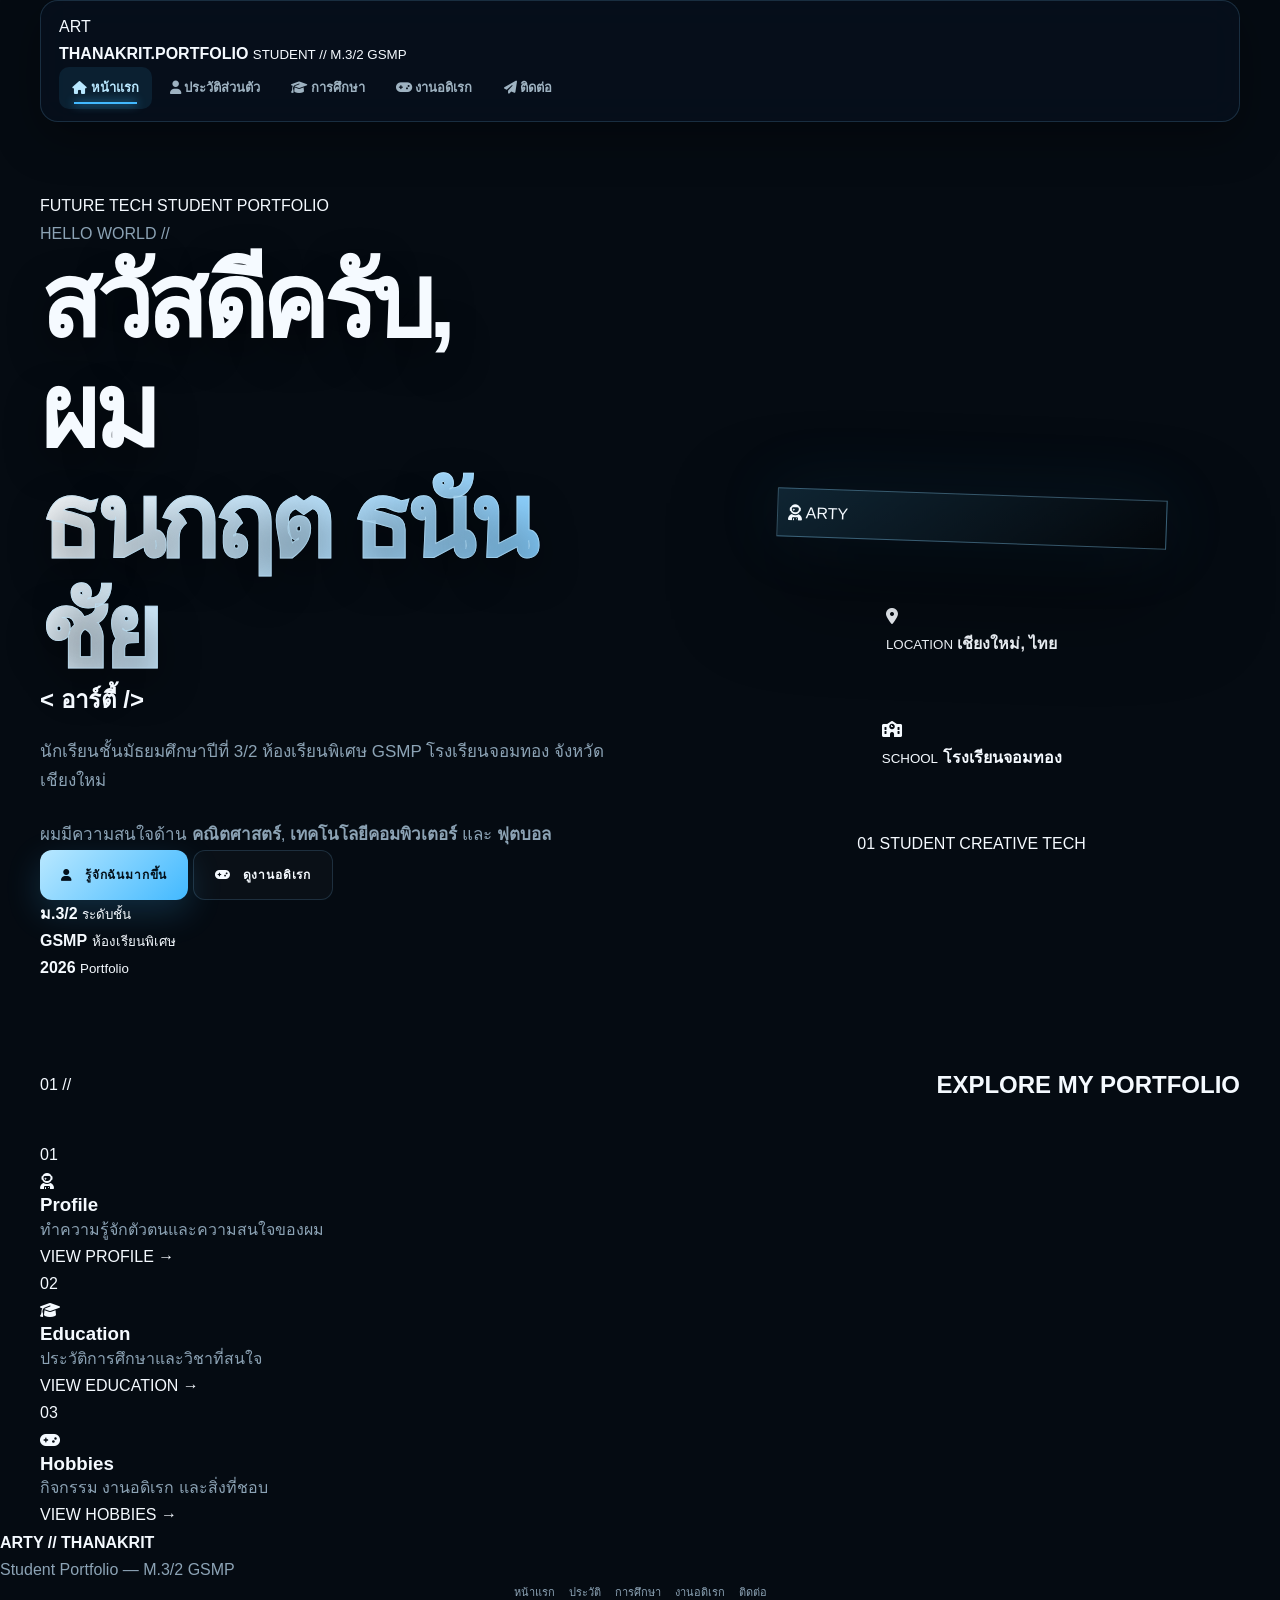
<file: index.html>
<!DOCTYPE html>
<html lang="th">
<head>
    <meta charset="UTF-8">
    <meta name="viewport" content="width=device-width, initial-scale=1.0">

    <title>ARTY | Student Portfolio</title>

    <link rel="stylesheet" href="style.css">

    <!-- Google Fonts -->
    <link rel="preconnect" href="https://fonts.googleapis.com">
    <link rel="preconnect" href="https://fonts.gstatic.com" crossorigin>
    <link href="https://fonts.googleapis.com/css2?family=Kanit:wght@300;400;500;600;700&family=Prompt:wght@300;400;500;600;700&display=swap" rel="stylesheet">

    <!-- Font Awesome -->
    <link rel="stylesheet"
          href="https://cdnjs.cloudflare.com/ajax/libs/font-awesome/6.5.2/css/all.min.css">
</head>

<body>

    <!-- Background -->
    <div class="background">
        <div class="grid"></div>
        <div class="glow glow-1"></div>
        <div class="glow glow-2"></div>
    </div>

    <!-- Navigation -->
    <header class="navbar">
        <div class="nav-container">

            <a href="index.html" class="logo">
                <div class="logo-box">ART</div>

                <div>
                    <strong>THANAKRIT<span>.PORTFOLIO</span></strong>
                    <small>STUDENT // M.3/2 GSMP</small>
                </div>
            </a>

            <nav class="nav-links">
                <a href="index.html" class="active">
                    <i class="fa-solid fa-house"></i>
                    หน้าแรก
                </a>

                <a href="profile.html">
                    <i class="fa-solid fa-user"></i>
                    ประวัติส่วนตัว
                </a>

                <a href="education.html">
                    <i class="fa-solid fa-graduation-cap"></i>
                    การศึกษา
                </a>

                <a href="hobby.html">
                    <i class="fa-solid fa-gamepad"></i>
                    งานอดิเรก
                </a>

                <a href="contact.html">
                    <i class="fa-solid fa-paper-plane"></i>
                    ติดต่อ
                </a>
            </nav>

        </div>
    </header>

    <!-- Main -->
    <main class="container">

        <section class="hero">

            <!-- Left -->
            <div class="hero-content">

                <div class="status">
                    <span></span>
                    FUTURE TECH STUDENT PORTFOLIO
                </div>

                <p class="mini-title">
                    HELLO WORLD //
                </p>

                <h1>
                    สวัสดีครับ,<br>
                    ผม <span>ธนกฤต ธนันชัย</span>
                </h1>

                <h2>
                    <span class="bracket">&lt;</span>
                    อาร์ตี้
                    <span class="bracket">/&gt;</span>
                </h2>

                <p class="hero-description">
                    นักเรียนชั้นมัธยมศึกษาปีที่ 3/2
                    ห้องเรียนพิเศษ GSMP
                    โรงเรียนจอมทอง จังหวัดเชียงใหม่
                </p>

                <p class="hero-description">
                    ผมมีความสนใจด้าน
                    <strong>คณิตศาสตร์</strong>,
                    <strong>เทคโนโลยีคอมพิวเตอร์</strong>
                    และ <strong>ฟุตบอล</strong>
                </p>

                <div class="hero-buttons">

                    <a href="profile.html" class="btn btn-primary">
                        <i class="fa-solid fa-user"></i>
                        รู้จักฉันมากขึ้น
                    </a>

                    <a href="hobby.html" class="btn btn-outline">
                        <i class="fa-solid fa-gamepad"></i>
                        ดูงานอดิเรก
                    </a>

                </div>

                <!-- Stats -->
                <div class="stats">

                    <div class="stat">
                        <strong>ม.3/2</strong>
                        <small>ระดับชั้น</small>
                    </div>

                    <div class="stat">
                        <strong>GSMP</strong>
                        <small>ห้องเรียนพิเศษ</small>
                    </div>

                    <div class="stat">
                        <strong>2026</strong>
                        <small>Portfolio</small>
                    </div>

                </div>

            </div>

            <!-- Right -->
            <div class="hero-visual">

                <div class="profile-orbit orbit-1"></div>
                <div class="profile-orbit orbit-2"></div>

                <div class="profile-glow"></div>

                <div class="profile-frame">

                    <div class="profile-image">
                        <div class="profile-placeholder">
                            <i class="fa-solid fa-user-astronaut"></i>
                            <span>ARTY</span>
                        </div>
                    </div>

                </div>

                <div class="floating-card location">
                    <i class="fa-solid fa-location-dot"></i>
                    <div>
                        <small>LOCATION</small>
                        <strong>เชียงใหม่, ไทย</strong>
                    </div>
                </div>

                <div class="floating-card school">
                    <i class="fa-solid fa-school"></i>
                    <div>
                        <small>SCHOOL</small>
                        <strong>โรงเรียนจอมทอง</strong>
                    </div>
                </div>

                <div class="floating-code">
                    <span>01</span>
                    <span>STUDENT</span>
                    <span>CREATIVE</span>
                    <span>TECH</span>
                </div>

            </div>

        </section>

        <!-- Quick Introduction -->
        <section class="quick-section">

            <div class="section-heading">
                <span>01 //</span>
                <h2>EXPLORE MY PORTFOLIO</h2>
            </div>

            <div class="quick-grid">

                <a href="profile.html" class="quick-card">
                    <div class="quick-number">01</div>
                    <i class="fa-solid fa-user-astronaut"></i>
                    <h3>Profile</h3>
                    <p>ทำความรู้จักตัวตนและความสนใจของผม</p>
                    <span>VIEW PROFILE →</span>
                </a>

                <a href="education.html" class="quick-card">
                    <div class="quick-number">02</div>
                    <i class="fa-solid fa-graduation-cap"></i>
                    <h3>Education</h3>
                    <p>ประวัติการศึกษาและวิชาที่สนใจ</p>
                    <span>VIEW EDUCATION →</span>
                </a>

                <a href="hobby.html" class="quick-card">
                    <div class="quick-number">03</div>
                    <i class="fa-solid fa-gamepad"></i>
                    <h3>Hobbies</h3>
                    <p>กิจกรรม งานอดิเรก และสิ่งที่ชอบ</p>
                    <span>VIEW HOBBIES →</span>
                </a>

            </div>

        </section>

    </main>

    <!-- Footer -->
    <footer>
        <div class="footer-container">

            <div>
                <strong>ARTY // THANAKRIT</strong>
                <p>Student Portfolio — M.3/2 GSMP</p>
            </div>

            <div class="footer-links">
                <a href="index.html">หน้าแรก</a>
                <a href="profile.html">ประวัติ</a>
                <a href="education.html">การศึกษา</a>
                <a href="hobby.html">งานอดิเรก</a>
                <a href="contact.html">ติดต่อ</a>
            </div>

        </div>
    </footer>

</body>
</html>
</file>
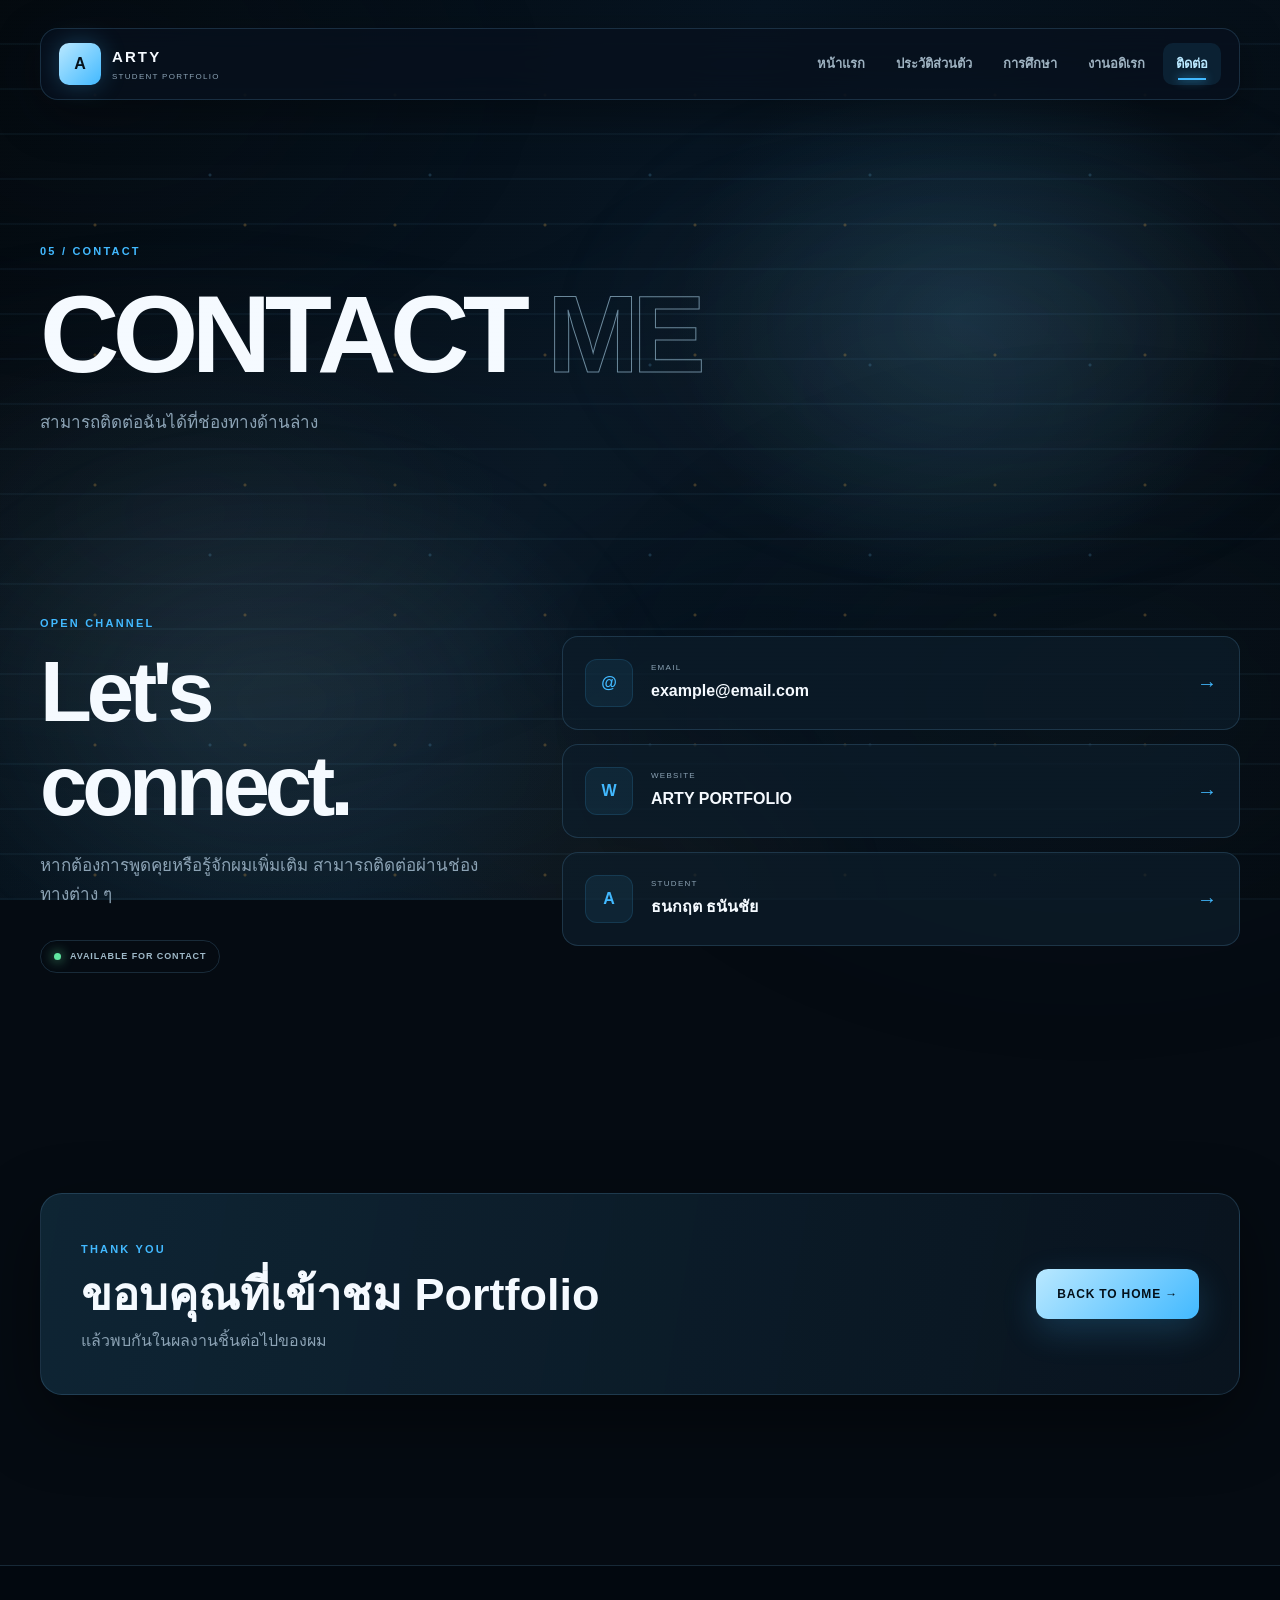
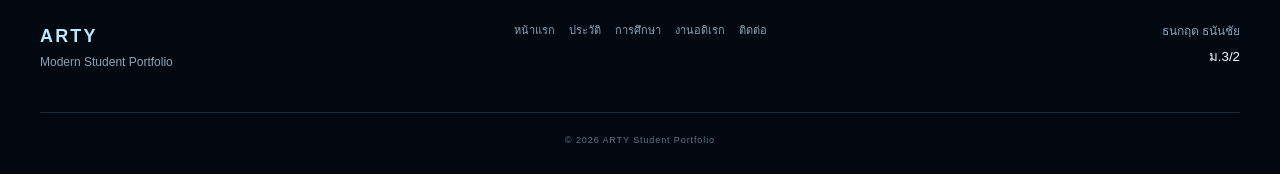
<file: contact.html>
<!DOCTYPE html>
<html lang="th">
<head>
    <meta charset="UTF-8">
    <meta name="viewport" content="width=device-width, initial-scale=1.0">
    <meta name="description" content="Contact Arty">
    <title>ARTY | Contact</title>
    <link rel="stylesheet" href="style.css">
</head>

<body>

    <div class="battlefield-bg"></div>
    <div class="smoke-layer smoke-one"></div>
    <div class="smoke-layer smoke-two"></div>
    <div class="ember-layer"></div>
    <div class="scanlines"></div>

    <header class="site-header">
        <nav class="navbar">

            <a href="index.html" class="brand">
                <span class="brand-mark">A</span>
                <span>
                    <strong>ARTY</strong>
                    <small>STUDENT PORTFOLIO</small>
                </span>
            </a>

            <div class="nav-links">
                <a href="index.html">หน้าแรก</a>
                <a href="profile.html">ประวัติส่วนตัว</a>
                <a href="education.html">การศึกษา</a>
                <a href="hobby.html">งานอดิเรก</a>
                <a href="contact.html" class="active">ติดต่อ</a>
            </div>

        </nav>
    </header>

    <main>

        <section class="page-hero container">

            <span class="section-number">05 / CONTACT</span>

            <h1>
                CONTACT
                <span>ME</span>
            </h1>

            <p>
                สามารถติดต่อฉันได้ที่ช่องทางด้านล่าง
            </p>

        </section>

        <section class="section container">

            <div class="contact-layout">

                <div class="contact-intro">

                    <span class="section-number">OPEN CHANNEL</span>

                    <h2>
                        Let's connect.
                    </h2>

                    <p>
                        หากต้องการพูดคุยหรือรู้จักผมเพิ่มเติม
                        สามารถติดต่อผ่านช่องทางต่าง ๆ
                    </p>

                    <div class="contact-status">
                        <span></span>
                        AVAILABLE FOR CONTACT
                    </div>

                </div>

                <div class="contact-cards">

                    <a href="mailto:example@email.com" class="contact-card">

                        <span class="contact-icon">@</span>

                        <div>
                            <small>EMAIL</small>
                            <strong>example@email.com</strong>
                        </div>

                        <span class="contact-arrow">→</span>

                    </a>

                    <div class="contact-card">

                        <span class="contact-icon">W</span>

                        <div>
                            <small>WEBSITE</small>
                            <strong>ARTY PORTFOLIO</strong>
                        </div>

                        <span class="contact-arrow">→</span>

                    </div>

                    <div class="contact-card">

                        <span class="contact-icon">A</span>

                        <div>
                            <small>STUDENT</small>
                            <strong>ธนกฤต ธนันชัย</strong>
                        </div>

                        <span class="contact-arrow">→</span>

                    </div>

                </div>

            </div>

        </section>

        <section class="section container">

            <div class="cta-box contact-cta">

                <div>
                    <span class="section-number">THANK YOU</span>
                    <h2>ขอบคุณที่เข้าชม Portfolio</h2>
                    <p>
                        แล้วพบกันในผลงานชิ้นต่อไปของผม
                    </p>
                </div>

                <a href="index.html" class="btn btn-primary">
                    BACK TO HOME →
                </a>

            </div>

        </section>

    </main>

    <footer class="footer">

        <div class="footer-inner">

            <div>
                <strong>ARTY</strong>
                <p>Modern Student Portfolio</p>
            </div>

            <div class="footer-links">
                <a href="index.html">หน้าแรก</a>
                <a href="profile.html">ประวัติ</a>
                <a href="education.html">การศึกษา</a>
                <a href="hobby.html">งานอดิเรก</a>
                <a href="contact.html">ติดต่อ</a>
            </div>

            <div>
                <p>ธนกฤต ธนันชัย</p>
                <small>ม.3/2</small>
            </div>

        </div>

        <div class="copyright">
            © 2026 ARTY Student Portfolio
        </div>

    </footer>

    <script>
        document.addEventListener("pointerdown", function(event) {

            if (event.button !== 0) return;

            if (
                event.target.closest("a") ||
                event.target.closest("button")
            ) return;

            const burst = document.createElement("div");
            burst.className = "click-burst";

            burst.style.left = event.clientX + "px";
            burst.style.top = event.clientY + "px";

            burst.innerHTML = `
                <span class="burst-flash"></span>
                <span class="burst-ring"></span>
                <span class="burst-ring ring-delay"></span>
                <span class="burst-spark s1"></span>
                <span class="burst-spark s2"></span>
                <span class="burst-spark s3"></span>
                <span class="burst-spark s4"></span>
                <span class="burst-spark s5"></span>
                <span class="burst-spark s6"></span>
                <span class="burst-smoke"></span>
            `;

            document.body.appendChild(burst);

            setTimeout(() => burst.remove(), 900);
        });
    </script>

</body>
</html>
</file>
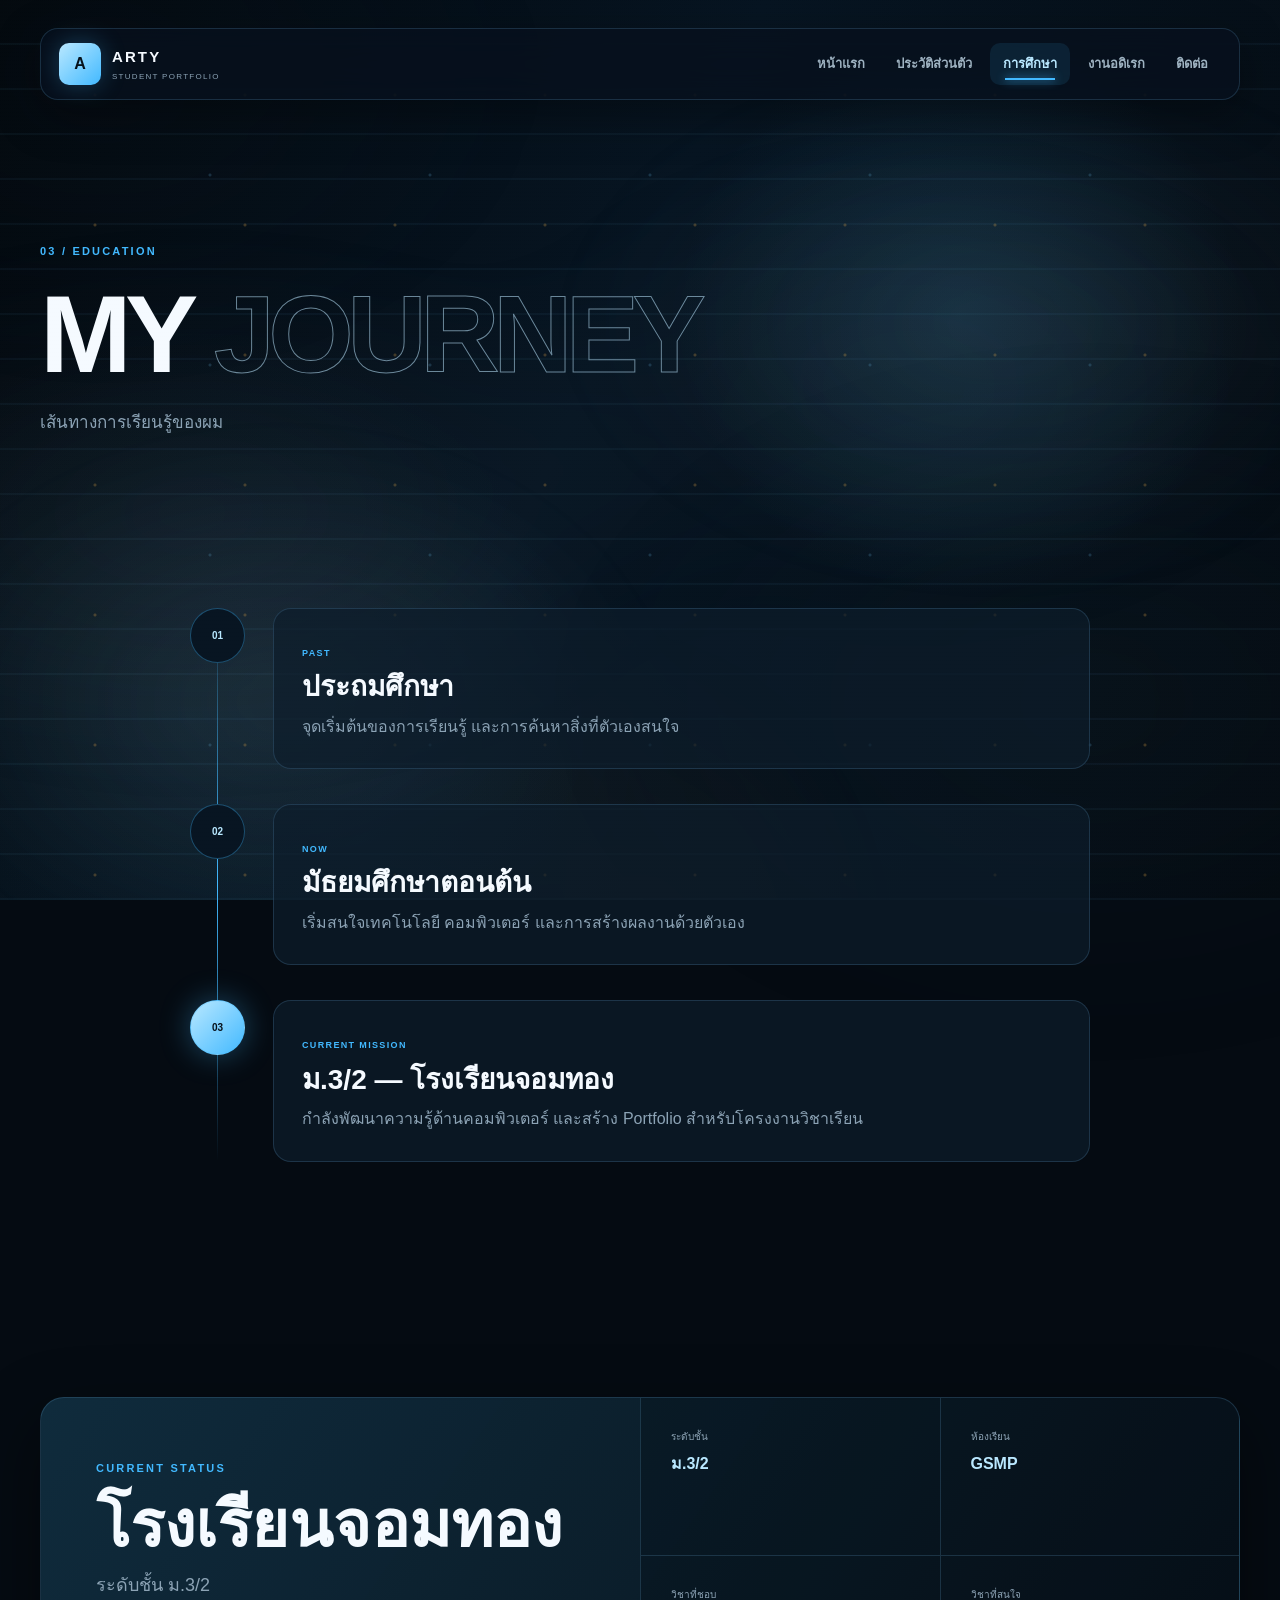
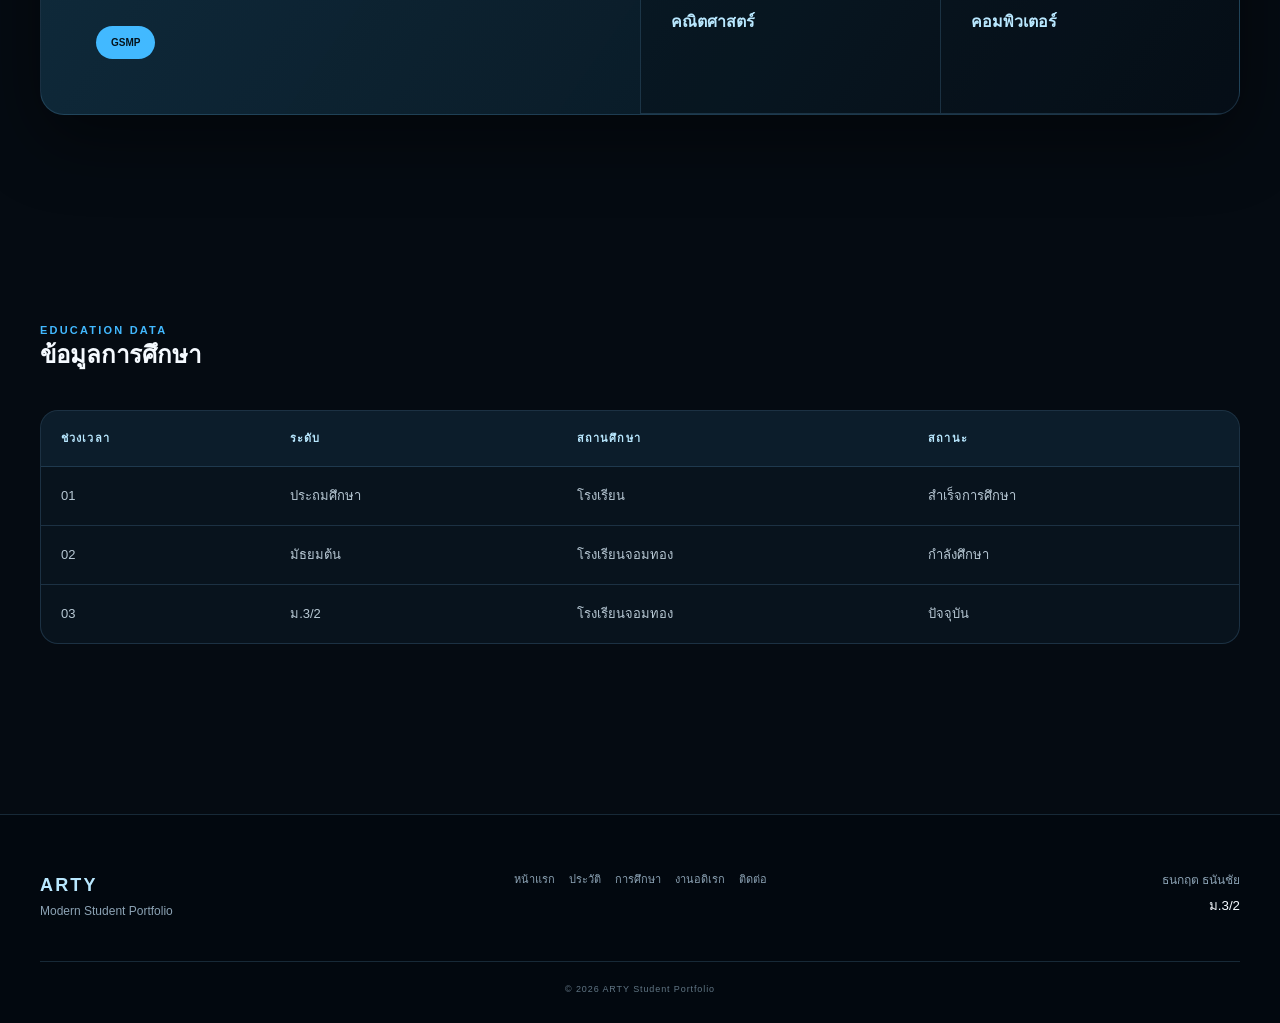
<file: education.html>
<!DOCTYPE html>
<html lang="th">
<head>
    <meta charset="UTF-8">
    <meta name="viewport" content="width=device-width, initial-scale=1.0">
    <meta name="description" content="Education of Arty">
    <title>ARTY | Education</title>
    <link rel="stylesheet" href="style.css">
</head>

<body>

    <div class="battlefield-bg"></div>
    <div class="smoke-layer smoke-one"></div>
    <div class="smoke-layer smoke-two"></div>
    <div class="ember-layer"></div>
    <div class="scanlines"></div>

    <header class="site-header">
        <nav class="navbar">

            <a href="index.html" class="brand">
                <span class="brand-mark">A</span>
                <span>
                    <strong>ARTY</strong>
                    <small>STUDENT PORTFOLIO</small>
                </span>
            </a>

            <div class="nav-links">
                <a href="index.html">หน้าแรก</a>
                <a href="profile.html">ประวัติส่วนตัว</a>
                <a href="education.html" class="active">การศึกษา</a>
                <a href="hobby.html">งานอดิเรก</a>
                <a href="contact.html">ติดต่อ</a>
            </div>

        </nav>
    </header>

    <main>

        <section class="page-hero container">

            <span class="section-number">03 / EDUCATION</span>

            <h1>
                MY
                <span>JOURNEY</span>
            </h1>

            <p>
                เส้นทางการเรียนรู้ของผม
            </p>

        </section>

        <section class="section container">

            <div class="timeline">

                <div class="timeline-item">

                    <div class="timeline-dot">01</div>

                    <div class="timeline-content">

                        <span>PAST</span>

                        <h2>ประถมศึกษา</h2>

                        <p>
                            จุดเริ่มต้นของการเรียนรู้
                            และการค้นหาสิ่งที่ตัวเองสนใจ
                        </p>

                    </div>

                </div>

                <div class="timeline-item">

                    <div class="timeline-dot">02</div>

                    <div class="timeline-content">

                        <span>NOW</span>

                        <h2>มัธยมศึกษาตอนต้น</h2>

                        <p>
                            เริ่มสนใจเทคโนโลยี คอมพิวเตอร์
                            และการสร้างผลงานด้วยตัวเอง
                        </p>

                    </div>

                </div>

                <div class="timeline-item current">

                    <div class="timeline-dot">03</div>

                    <div class="timeline-content">

                        <span>CURRENT MISSION</span>

                        <h2>ม.3/2 — โรงเรียนจอมทอง</h2>

                        <p>
                            กำลังพัฒนาความรู้ด้านคอมพิวเตอร์
                            และสร้าง Portfolio สำหรับโครงงานวิชาเรียน
                        </p>

                    </div>

                </div>

            </div>

        </section>

        <section class="section container">

            <div class="education-highlight">

                <div class="highlight-main">

                    <span class="section-number">CURRENT STATUS</span>

                    <h2>โรงเรียนจอมทอง</h2>

                    <p>
                        ระดับชั้น ม.3/2
                    </p>

                    <span class="class-badge">GSMP</span>

                </div>

                <div class="highlight-side">

                    <div>
                        <span>ระดับชั้น</span>
                        <strong>ม.3/2</strong>
                    </div>

                    <div>
                        <span>ห้องเรียน</span>
                        <strong>GSMP</strong>
                    </div>

                    <div>
                        <span>วิชาที่ชอบ</span>
                        <strong>คณิตศาสตร์</strong>
                    </div>

                    <div>
                        <span>วิชาที่สนใจ</span>
                        <strong>คอมพิวเตอร์</strong>
                    </div>

                </div>

            </div>

        </section>

        <section class="section container">

            <div class="section-heading">
                <div>
                    <span class="section-number">EDUCATION DATA</span>
                    <h2>ข้อมูลการศึกษา</h2>
                </div>
            </div>

            <div class="table-wrapper">

                <table>

                    <thead>
                        <tr>
                            <th>ช่วงเวลา</th>
                            <th>ระดับ</th>
                            <th>สถานศึกษา</th>
                            <th>สถานะ</th>
                        </tr>
                    </thead>

                    <tbody>

                        <tr>
                            <td>01</td>
                            <td>ประถมศึกษา</td>
                            <td>โรงเรียน</td>
                            <td>สำเร็จการศึกษา</td>
                        </tr>

                        <tr>
                            <td>02</td>
                            <td>มัธยมต้น</td>
                            <td>โรงเรียนจอมทอง</td>
                            <td>กำลังศึกษา</td>
                        </tr>

                        <tr>
                            <td>03</td>
                            <td>ม.3/2</td>
                            <td>โรงเรียนจอมทอง</td>
                            <td>ปัจจุบัน</td>
                        </tr>

                    </tbody>

                </table>

            </div>

        </section>

    </main>

    <footer class="footer">

        <div class="footer-inner">

            <div>
                <strong>ARTY</strong>
                <p>Modern Student Portfolio</p>
            </div>

            <div class="footer-links">
                <a href="index.html">หน้าแรก</a>
                <a href="profile.html">ประวัติ</a>
                <a href="education.html">การศึกษา</a>
                <a href="hobby.html">งานอดิเรก</a>
                <a href="contact.html">ติดต่อ</a>
            </div>

            <div>
                <p>ธนกฤต ธนันชัย</p>
                <small>ม.3/2</small>
            </div>

        </div>

        <div class="copyright">
            © 2026 ARTY Student Portfolio
        </div>

    </footer>

    <script>
        document.addEventListener("pointerdown", function(event) {

            if (event.button !== 0) return;

            if (
                event.target.closest("a") ||
                event.target.closest("button")
            ) return;

            const burst = document.createElement("div");
            burst.className = "click-burst";

            burst.style.left = event.clientX + "px";
            burst.style.top = event.clientY + "px";

            burst.innerHTML = `
                <span class="burst-flash"></span>
                <span class="burst-ring"></span>
                <span class="burst-ring ring-delay"></span>
                <span class="burst-spark s1"></span>
                <span class="burst-spark s2"></span>
                <span class="burst-spark s3"></span>
                <span class="burst-spark s4"></span>
                <span class="burst-spark s5"></span>
                <span class="burst-spark s6"></span>
                <span class="burst-smoke"></span>
            `;

            document.body.appendChild(burst);

            setTimeout(() => burst.remove(), 900);
        });
    </script>

</body>
</html>
</file>
<file: style.css>
/* =========================================================
   ARTY STUDENT PORTFOLIO
   Modern Cinematic Battlefield-Inspired Theme
   ========================================================= */

:root {
    --bg: #050b12;
    --bg-soft: #0a1420;
    --panel: rgba(13, 28, 43, 0.72);
    --panel-strong: #0c1a29;

    --blue: #42b9ff;
    --blue-light: #b9e8ff;
    --blue-dark: #0b5f91;

    --amber: #ffb84d;
    --white: #f5faff;
    --muted: #8ca3b5;

    --border: rgba(115, 190, 235, 0.18);

    --shadow:
        0 25px 70px rgba(0, 0, 0, 0.45);

    --radius: 22px;
    --max-width: 1200px;
}

/* =========================================================
   RESET
   ========================================================= */

* {
    margin: 0;
    padding: 0;
    box-sizing: border-box;
}

html {
    scroll-behavior: smooth;
}

body {
    min-height: 100vh;
    background: var(--bg);
    color: var(--white);
    font-family:
        Inter,
        "Segoe UI",
        Tahoma,
        Arial,
        sans-serif;

    line-height: 1.7;
    overflow-x: hidden;
}

img {
    display: block;
    max-width: 100%;
}

a {
    color: inherit;
    text-decoration: none;
}

button,
a {
    -webkit-tap-highlight-color: transparent;
}

/* =========================================================
   CINEMATIC BACKGROUND
   ========================================================= */

.battlefield-bg {
    position: fixed;
    inset: 0;
    z-index: -10;

    background:
        radial-gradient(
            circle at 75% 35%,
            rgba(47, 132, 177, 0.2),
            transparent 25%
        ),
        radial-gradient(
            circle at 15% 80%,
            rgba(31, 76, 99, 0.22),
            transparent 30%
        ),
        linear-gradient(
            115deg,
            #03080d 0%,
            #071522 45%,
            #050b11 100%
        );

    overflow: hidden;
}

.battlefield-bg::before {
    content: "";
    position: absolute;
    inset: 0;

    background:
        linear-gradient(
            transparent 0 96%,
            rgba(91, 182, 230, 0.05) 96% 100%
        );

    background-size: 100% 45px;

    animation: gridMove 9s linear infinite;
}

.battlefield-bg::after {
    content: "";
    position: absolute;
    inset: -20%;

    background:
        radial-gradient(
            ellipse at 30% 70%,
            rgba(200, 215, 220, 0.08),
            transparent 22%
        ),
        radial-gradient(
            ellipse at 70% 40%,
            rgba(140, 160, 170, 0.08),
            transparent 25%
        ),
        radial-gradient(
            ellipse at 50% 90%,
            rgba(255, 160, 60, 0.05),
            transparent 20%
        );

    filter: blur(25px);

    animation: atmosphere 16s ease-in-out infinite alternate;
}

.smoke-layer {
    position: fixed;
    inset: -20%;
    z-index: -7;
    pointer-events: none;

    filter: blur(45px);
    opacity: 0.32;
}

.smoke-one {
    background:
        radial-gradient(
            ellipse at 25% 55%,
            rgba(165, 180, 188, 0.18),
            transparent 30%
        ),
        radial-gradient(
            ellipse at 65% 45%,
            rgba(118, 137, 148, 0.15),
            transparent 28%
        );

    animation: smokeDrift 18s ease-in-out infinite alternate;
}

.smoke-two {
    background:
        radial-gradient(
            ellipse at 75% 70%,
            rgba(60, 94, 111, 0.2),
            transparent 30%
        ),
        radial-gradient(
            ellipse at 20% 20%,
            rgba(115, 145, 158, 0.1),
            transparent 25%
        );

    animation: smokeDriftReverse 25s ease-in-out infinite alternate;
}

.ember-layer {
    position: fixed;
    inset: 0;
    z-index: -4;
    pointer-events: none;

    background-image:
        radial-gradient(
            circle,
            rgba(255, 184, 77, 0.85) 0 1px,
            transparent 2px
        ),
        radial-gradient(
            circle,
            rgba(116, 204, 255, 0.65) 0 1px,
            transparent 2px
        );

    background-size:
        150px 130px,
        220px 190px;

    background-position:
        20px 30px,
        100px 80px;

    opacity: 0.28;

    animation: emberFloat 14s linear infinite;
}

.scanlines {
    position: fixed;
    inset: 0;
    z-index: 20;
    pointer-events: none;

    background:
        repeating-linear-gradient(
            0deg,
            transparent,
            transparent 3px,
            rgba(255, 255, 255, 0.012) 4px
        );

    opacity: 0.5;
}

/* =========================================================
   HEADER
   ========================================================= */

.site-header {
    position: sticky;
    top: 14px;
    z-index: 100;

    padding: 14px 20px 0;
}

.navbar {
    max-width: var(--max-width);
    margin: auto;

    min-height: 72px;

    display: flex;
    align-items: center;
    justify-content: space-between;
    gap: 30px;

    padding: 12px 18px;

    background: rgba(7, 17, 29, 0.76);
    border: 1px solid var(--border);

    border-radius: 18px;

    backdrop-filter: blur(18px);
    -webkit-backdrop-filter: blur(18px);

    box-shadow: 0 15px 45px rgba(0, 0, 0, 0.35);
}

.brand {
    display: flex;
    align-items: center;
    gap: 11px;
}

.brand-mark {
    width: 42px;
    height: 42px;

    display: grid;
    place-items: center;

    color: #06111a;

    background:
        linear-gradient(
            135deg,
            var(--blue-light),
            var(--blue)
        );

    border-radius: 10px;

    font-weight: 900;

    box-shadow:
        0 0 25px rgba(66, 185, 255, 0.28);
}

.brand strong {
    display: block;
    font-size: 15px;
    letter-spacing: 0.14em;
}

.brand small {
    display: block;
    color: var(--muted);
    font-size: 8px;
    letter-spacing: 0.16em;
}

.nav-links {
    display: flex;
    align-items: center;
    gap: 5px;
}

.nav-links a {
    position: relative;

    padding: 10px 13px;

    color: #9eb2c1;

    font-size: 13px;
    font-weight: 600;

    border-radius: 10px;

    transition:
        color 0.25s ease,
        background 0.25s ease,
        transform 0.25s ease;
}

.nav-links a:hover {
    color: var(--white);
    background: rgba(66, 185, 255, 0.08);
    transform: translateY(-2px);
}

.nav-links a.active {
    color: var(--blue-light);
    background: rgba(66, 185, 255, 0.1);
}

.nav-links a.active::after {
    content: "";

    position: absolute;
    left: 15px;
    right: 15px;
    bottom: 5px;

    height: 2px;

    background: var(--blue);

    box-shadow:
        0 0 10px var(--blue);
}

/* =========================================================
   GLOBAL
   ========================================================= */

.container {
    width: min(
        calc(100% - 40px),
        var(--max-width)
    );

    margin-inline: auto;
}

.section {
    padding: 100px 0;
}

.section-heading {
    display: flex;
    align-items: end;
    justify-content: space-between;
    gap: 40px;

    margin-bottom: 42px;
}

.section-heading > p {
    max-width: 450px;
    color: var(--muted);
}

.section-number {
    display: inline-block;

    color: var(--blue);
    font-size: 11px;
    font-weight: 800;

    letter-spacing: 0.2em;
}

h1,
h2,
h3 {
    line-height: 1.1;
}

p {
    color: var(--muted);
}

/* =========================================================
   HERO
   ========================================================= */

.hero {
    min-height: calc(100vh - 110px);

    display: grid;
    grid-template-columns: 1.05fr 0.95fr;

    align-items: center;

    gap: 70px;

    padding-top: 70px;
    padding-bottom: 90px;
}

.status-line {
    display: inline-flex;
    align-items: center;
    gap: 9px;

    padding: 7px 12px;

    margin-bottom: 22px;

    color: #a7c4d5;

    background: rgba(66, 185, 255, 0.07);
    border: 1px solid rgba(66, 185, 255, 0.13);

    border-radius: 100px;

    font-size: 10px;
    letter-spacing: 0.14em;
}

.status-dot {
    width: 7px;
    height: 7px;

    border-radius: 50%;

    background: #5ff0a8;

    box-shadow:
        0 0 12px #5ff0a8;

    animation: pulse 1.8s infinite;
}

.hero-kicker {
    margin-bottom: 10px;

    color: var(--blue);
    font-size: 12px;
    font-weight: 800;
    letter-spacing: 0.24em;
}

.hero h1 {
    max-width: 720px;

    font-size: clamp(
        55px,
        8vw,
        100px
    );

    letter-spacing: -0.055em;

    text-shadow:
        0 15px 40px rgba(0, 0, 0, 0.45);
}

.hero h1 span {
    display: block;
    color: transparent;

    -webkit-text-stroke:
        1px rgba(189, 232, 255, 0.55);

    background:
        linear-gradient(
            120deg,
            #ffffff,
            #5ebfff
        );

    background-clip: text;
    -webkit-background-clip: text;
}

.hero-description {
    max-width: 590px;

    margin-top: 25px;

    font-size: 17px;
}

.hero-actions {
    display: flex;
    flex-wrap: wrap;

    gap: 12px;

    margin-top: 35px;
}

.btn {
    min-height: 50px;

    display: inline-flex;
    align-items: center;
    justify-content: center;
    gap: 12px;

    padding: 0 21px;

    border-radius: 12px;

    font-size: 12px;
    font-weight: 800;
    letter-spacing: 0.07em;

    transition:
        transform 0.25s ease,
        box-shadow 0.25s ease,
        background 0.25s ease;
}

.btn:hover {
    transform: translateY(-4px);
}

.btn-primary {
    color: #04101a;

    background:
        linear-gradient(
            135deg,
            var(--blue-light),
            var(--blue)
        );

    box-shadow:
        0 12px 35px rgba(66, 185, 255, 0.2);
}

.btn-primary:hover {
    box-shadow:
        0 18px 45px rgba(66, 185, 255, 0.34);
}

.btn-outline {
    color: var(--white);

    border: 1px solid var(--border);

    background: rgba(255, 255, 255, 0.025);
}

.btn-outline:hover {
    border-color: rgba(66, 185, 255, 0.45);
    background: rgba(66, 185, 255, 0.08);
}

.hero-stats {
    display: flex;
    gap: 38px;

    margin-top: 50px;
}

.hero-stats div {
    position: relative;
}

.hero-stats div:not(:last-child)::after {
    content: "";

    position: absolute;

    width: 1px;
    height: 35px;

    right: -20px;
    top: 5px;

    background: var(--border);
}

.hero-stats strong {
    display: block;

    color: var(--blue-light);

    font-size: 23px;
}

.hero-stats span {
    color: var(--muted);

    font-size: 10px;
    letter-spacing: 0.12em;
}

/* =========================================================
   PROFILE VISUAL
   ========================================================= */

.hero-visual {
    position: relative;

    min-height: 600px;

    display: grid;
    place-items: center;
}

.profile-frame {
    position: relative;

    width: min(390px, 80vw);

    padding: 10px;

    border: 1px solid rgba(141, 216, 255, 0.35);

    background:
        linear-gradient(
            145deg,
            rgba(61, 153, 198, 0.18),
            rgba(0, 0, 0, 0.35)
        );

    box-shadow:
        0 40px 100px rgba(0, 0, 0, 0.6),
        0 0 70px rgba(39, 133, 177, 0.12);

    transform: rotate(2deg);

    transition:
        transform 0.5s ease,
        box-shadow 0.5s ease;
}

.profile-frame:hover {
    transform:
        rotate(0deg)
        translateY(-8px)
        scale(1.02);

    box-shadow:
        0 50px 120px rgba(0, 0, 0, 0.65),
        0 0 90px rgba(66, 185, 255, 0.18);
}

.profile-frame img {
    width: 100%;
    aspect-ratio: 0.82;

    object-fit: cover;

    filter:
        saturate(0.8)
        contrast(1.12);
}

.frame-label {
    position: absolute;
    z-index: 2;

    top: 23px;
    left: 23px;
    right: 23px;

    display: flex;
    justify-content: space-between;

    color: rgba(230, 247, 255, 0.8);

    font-size: 9px;
    font-weight: 800;
    letter-spacing: 0.18em;
}

.profile-overlay {
    position: absolute;
    left: 20px;
    bottom: 20px;

    padding: 12px 16px;

    background: rgba(3, 10, 17, 0.75);

    border-left: 2px solid var(--blue);

    backdrop-filter: blur(8px);
}

.profile-overlay span {
    display: block;

    color: var(--white);

    font-size: 18px;
    font-weight: 900;
}

.profile-overlay small {
    color: var(--blue-light);

    font-size: 8px;
    letter-spacing: 0.16em;
}

.target-ring {
    position: absolute;

    border: 1px solid rgba(66, 185, 255, 0.17);

    border-radius: 50%;

    pointer-events: none;

    animation: rotateRing 20s linear infinite;
}

.ring-one {
    width: 540px;
    height: 540px;
}

.ring-two {
    width: 680px;
    height: 680px;

    border-style: dashed;

    opacity: 0.35;

    animation-duration: 35s;
    animation-direction: reverse;
}

.floating-data {
    position: absolute;

    padding: 11px 14px;

    background: rgba(5, 14, 24, 0.78);

    border: 1px solid var(--border);

    backdrop-filter: blur(12px);

    box-shadow: var(--shadow);
}

.floating-data span {
    display: block;

    color: var(--muted);

    font-size: 8px;
    letter-spacing: 0.15em;
}

.floating-data strong {
    color: var(--blue-light);

    font-size: 12px;
}

.data-one {
    top: 20%;
    right: 0;
}

.data-two {
    bottom: 18%;
    left: 0;
}

/* =========================================================
   FEATURE CARDS
   ========================================================= */

.feature-grid {
    display: grid;

    grid-template-columns:
        1.25fr
        0.9fr
        0.9fr;

    gap: 18px;
}

.feature-card {
    position: relative;

    min-height: 300px;

    padding: 32px;

    overflow: hidden;

    background:
        linear-gradient(
            145deg,
            rgba(17, 39, 57, 0.82),
            rgba(7, 16, 27, 0.78)
        );

    border: 1px solid var(--border);

    border-radius: var(--radius);

    box-shadow: var(--shadow);

    transition:
        transform 0.35s ease,
        border-color 0.35s ease,
        box-shadow 0.35s ease;
}

.feature-card::before {
    content: "";

    position: absolute;

    width: 180px;
    height: 180px;

    right: -70px;
    bottom: -80px;

    border-radius: 50%;

    background: rgba(66, 185, 255, 0.1);

    filter: blur(15px);
}

.feature-card:hover {
    transform: translateY(-9px);

    border-color:
        rgba(66, 185, 255, 0.4);

    box-shadow:
        0 30px 70px rgba(0, 0, 0, 0.45),
        0 0 45px rgba(66, 185, 255, 0.07);
}

.feature-number {
    position: absolute;
    top: 22px;
    right: 25px;

    color: rgba(255,255,255,0.18);

    font-size: 32px;
    font-weight: 900;
}

.feature-icon {
    display: block;

    margin-bottom: 60px;

    color: var(--blue);

    font-size: 30px;
}

.feature-card h3 {
    font-size: 27px;
}

.feature-card p {
    margin-top: 12px;

    font-size: 14px;
}

.feature-card a {
    display: inline-block;

    margin-top: 25px;

    color: var(--blue-light);

    font-size: 10px;
    font-weight: 800;
    letter-spacing: 0.12em;
}

.accent-card {
    background:
        linear-gradient(
            145deg,
            rgba(17, 54, 76, 0.88),
            rgba(6, 19, 30, 0.85)
        );
}

/* =========================================================
   CTA
   ========================================================= */

.cta-section {
    padding-bottom: 110px;
}

.cta-box {
    display: flex;
    align-items: center;
    justify-content: space-between;
    gap: 30px;

    padding: 40px;

    background:
        linear-gradient(
            100deg,
            rgba(27, 69, 94, 0.45),
            rgba(10, 22, 34, 0.8)
        );

    border: 1px solid var(--border);

    border-radius: 22px;

    box-shadow: var(--shadow);
}

.cta-box h2 {
    margin-top: 8px;

    font-size: clamp(28px, 4vw, 45px);
}

.cta-box p {
    margin-top: 8px;
}

/* =========================================================
   PAGE HERO
   ========================================================= */

.page-hero {
    padding-top: 150px;
    padding-bottom: 70px;
}

.page-hero h1 {
    margin-top: 10px;

    font-size: clamp(
        60px,
        9vw,
        110px
    );

    letter-spacing: -0.06em;
}

.page-hero h1 span {
    color: transparent;

    -webkit-text-stroke:
        1px rgba(189, 232, 255, 0.55);
}

.page-hero p {
    margin-top: 15px;
    font-size: 17px;
}

/* =========================================================
   PROFILE PAGE
   ========================================================= */

.profile-layout {
    display: grid;

    grid-template-columns:
        0.75fr
        1.25fr;

    gap: 70px;

    align-items: center;
}

.profile-large .profile-frame {
    width: 100%;
    max-width: 410px;
    margin: auto;
}

.profile-information h2 {
    margin-top: 10px;

    font-size: clamp(
        35px,
        5vw,
        58px
    );
}

.lead {
    margin-top: 20px;

    max-width: 620px;

    font-size: 17px;
}

.info-grid {
    display: grid;

    grid-template-columns: repeat(2, 1fr);

    gap: 12px;

    margin-top: 35px;
}

.info-box {
    padding: 18px;

    background: rgba(14, 31, 46, 0.7);

    border: 1px solid var(--border);

    border-radius: 14px;

    transition:
        transform 0.25s ease,
        border-color 0.25s ease;
}

.info-box:hover {
    transform: translateY(-4px);
    border-color: rgba(66, 185, 255, 0.35);
}

.info-box span {
    display: block;

    color: var(--muted);

    font-size: 10px;
    letter-spacing: 0.1em;
}

.info-box strong {
    display: block;

    margin-top: 5px;

    color: var(--blue-light);
}

.about-panel {
    display: grid;

    grid-template-columns: 0.65fr 1.35fr;

    gap: 60px;

    padding: 45px;

    background:
        linear-gradient(
            135deg,
            rgba(16, 39, 56, 0.8),
            rgba(7, 16, 25, 0.8)
        );

    border: 1px solid var(--border);

    border-radius: 22px;

    box-shadow: var(--shadow);
}

.about-title h2 {
    margin-top: 8px;
    font-size: 42px;
}

.about-text p + p {
    margin-top: 20px;
}

/* =========================================================
   TIMELINE
   ========================================================= */

.timeline {
    position: relative;

    max-width: 900px;

    margin: auto;
}

.timeline::before {
    content: "";

    position: absolute;

    left: 27px;
    top: 0;
    bottom: 0;

    width: 1px;

    background:
        linear-gradient(
            transparent,
            var(--blue),
            transparent
        );
}

.timeline-item {
    position: relative;

    display: grid;

    grid-template-columns: 55px 1fr;

    gap: 28px;

    margin-bottom: 35px;
}

.timeline-dot {
    position: relative;
    z-index: 2;

    width: 55px;
    height: 55px;

    display: grid;
    place-items: center;

    color: var(--blue-light);

    background: #081522;

    border: 1px solid rgba(66, 185, 255, 0.35);

    border-radius: 50%;

    font-size: 10px;
    font-weight: 900;
}

.timeline-content {
    padding: 28px;

    background: rgba(13, 29, 44, 0.7);

    border: 1px solid var(--border);

    border-radius: 18px;

    transition: transform 0.3s ease;
}

.timeline-content:hover {
    transform: translateX(8px);
}

.timeline-content > span {
    color: var(--blue);

    font-size: 9px;
    font-weight: 800;

    letter-spacing: 0.15em;
}

.timeline-content h2 {
    margin-top: 8px;
    font-size: 28px;
}

.timeline-content p {
    margin-top: 10px;
}

.timeline-item.current .timeline-dot {
    color: #07121c;

    background:
        linear-gradient(
            135deg,
            var(--blue-light),
            var(--blue)
        );

    box-shadow:
        0 0 30px rgba(66, 185, 255, 0.35);
}

/* =========================================================
   EDUCATION
   ========================================================= */

.education-highlight {
    display: grid;

    grid-template-columns:
        1fr
        1fr;

    overflow: hidden;

    background:
        linear-gradient(
            125deg,
            rgba(19, 55, 75, 0.75),
            rgba(7, 18, 29, 0.85)
        );

    border: 1px solid var(--border);

    border-radius: 24px;

    box-shadow: var(--shadow);
}

.highlight-main {
    padding: 55px;
}

.highlight-main h2 {
    margin-top: 10px;

    font-size: clamp(
        35px,
        5vw,
        65px
    );
}

.highlight-main p {
    margin-top: 10px;

    font-size: 18px;
}

.class-badge {
    display: inline-block;

    margin-top: 25px;
    padding: 8px 15px;

    color: #05131c;

    background: var(--blue);

    border-radius: 100px;

    font-size: 10px;
    font-weight: 900;
}

.highlight-side {
    display: grid;

    grid-template-columns: 1fr 1fr;

    background: rgba(0, 0, 0, 0.18);
}

.highlight-side div {
    padding: 30px;

    border-left: 1px solid var(--border);
    border-bottom: 1px solid var(--border);
}

.highlight-side span {
    display: block;

    color: var(--muted);

    font-size: 10px;
}

.highlight-side strong {
    display: block;

    margin-top: 5px;

    color: var(--blue-light);
}

/* =========================================================
   TABLE
   ========================================================= */

.table-wrapper {
    overflow-x: auto;

    border: 1px solid var(--border);

    border-radius: 18px;

    background: rgba(10, 23, 35, 0.7);
}

table {
    width: 100%;

    border-collapse: collapse;

    min-width: 650px;
}

th,
td {
    padding: 18px 20px;

    text-align: left;

    border-bottom: 1px solid var(--border);
}

th {
    color: var(--blue-light);

    background: rgba(66, 185, 255, 0.06);

    font-size: 11px;

    letter-spacing: 0.1em;
}

td {
    color: #b8c9d5;

    font-size: 13px;
}

tr:last-child td {
    border-bottom: 0;
}

tr:hover td {
    background: rgba(66, 185, 255, 0.035);
}

/* =========================================================
   HOBBIES
   ========================================================= */

.hobby-grid {
    display: grid;

    grid-template-columns: repeat(2, 1fr);

    gap: 20px;
}

.hobby-card {
    overflow: hidden;

    background:
        linear-gradient(
            145deg,
            rgba(16, 35, 51, 0.82),
            rgba(7, 16, 26, 0.9)
        );

    border: 1px solid var(--border);

    border-radius: 22px;

    box-shadow: var(--shadow);

    transition:
        transform 0.35s ease,
        border-color 0.35s ease;
}

.hobby-card:hover {
    transform: translateY(-10px);

    border-color:
        rgba(66, 185, 255, 0.38);
}

.hobby-image {
    position: relative;

    overflow: hidden;
}

.hobby-image::after {
    content: "";

    position: absolute;
    inset: 0;

    background:
        linear-gradient(
            transparent 40%,
            rgba(3, 10, 16, 0.8)
        );
}

.hobby-image img {
    width: 100%;

    aspect-ratio: 16 / 8;

    object-fit: cover;

    filter:
        saturate(0.75)
        contrast(1.15);

    transition:
        transform 0.6s ease;
}

.hobby-card:hover .hobby-image img {
    transform: scale(1.07);
}

.hobby-content {
    padding: 28px;
}

.hobby-content > span {
    color: var(--blue);

    font-size: 9px;
    font-weight: 900;

    letter-spacing: 0.15em;
}

.hobby-content h2 {
    margin-top: 7px;

    font-size: 32px;
}

.hobby-content p {
    margin-top: 10px;
}

.accent-hobby {
    border-color:
        rgba(255, 184, 77, 0.18);
}

.accent-hobby:hover {
    border-color:
        rgba(255, 184, 77, 0.45);
}

.interest-banner {
    position: relative;

    overflow: hidden;

    padding: 65px;

    background:
        linear-gradient(
            110deg,
            rgba(26, 64, 83, 0.7),
            rgba(8, 19, 29, 0.9)
        );

    border: 1px solid var(--border);

    border-radius: 25px;

    text-align: center;
}

.interest-banner::after {
    content: "";

    position: absolute;

    width: 300px;
    height: 300px;

    left: 50%;
    top: 50%;

    transform: translate(-50%, -50%);

    border: 1px solid rgba(66, 185, 255, 0.12);

    border-radius: 50%;

    box-shadow:
        0 0 0 40px rgba(66, 185, 255, 0.025),
        0 0 0 80px rgba(66, 185, 255, 0.018);
}

.interest-banner > * {
    position: relative;
    z-index: 2;
}

.interest-banner h2 {
    margin-top: 10px;

    font-size: clamp(
        55px,
        10vw,
        100px
    );

    letter-spacing: -0.06em;
}

.interest-banner p {
    max-width: 650px;

    margin: 15px auto 0;
}

/* =========================================================
   CONTACT
   ========================================================= */

.contact-layout {
    display: grid;

    grid-template-columns:
        0.8fr
        1.2fr;

    gap: 70px;

    align-items: center;
}

.contact-intro h2 {
    margin-top: 10px;

    font-size: clamp(
        50px,
        7vw,
        85px
    );

    letter-spacing: -0.06em;
}

.contact-intro > p {
    max-width: 500px;

    margin-top: 20px;

    font-size: 17px;
}

.contact-status {
    display: inline-flex;
    align-items: center;
    gap: 9px;

    margin-top: 30px;

    padding: 8px 13px;

    color: #9fb9c8;

    border: 1px solid var(--border);

    border-radius: 100px;

    font-size: 9px;
    font-weight: 800;
    letter-spacing: 0.1em;
}

.contact-status span {
    width: 7px;
    height: 7px;

    border-radius: 50%;

    background: #61e6a1;

    box-shadow: 0 0 12px #61e6a1;
}

.contact-cards {
    display: grid;

    gap: 14px;
}

.contact-card {
    display: flex;
    align-items: center;

    gap: 18px;

    padding: 22px;

    background:
        rgba(12, 28, 42, 0.75);

    border: 1px solid var(--border);

    border-radius: 16px;

    transition:
        transform 0.3s ease,
        border-color 0.3s ease,
        background 0.3s ease;
}

.contact-card:hover {
    transform: translateX(8px);

    border-color:
        rgba(66, 185, 255, 0.4);

    background:
        rgba(19, 44, 63, 0.85);
}

.contact-icon {
    width: 48px;
    height: 48px;

    display: grid;
    place-items: center;

    color: var(--blue);

    background:
        rgba(66, 185, 255, 0.08);

    border: 1px solid rgba(66, 185, 255, 0.14);

    border-radius: 12px;

    font-weight: 900;
}

.contact-card div {
    flex: 1;
}

.contact-card small {
    display: block;

    color: var(--muted);

    font-size: 8px;
    letter-spacing: 0.16em;
}

.contact-card strong {
    display: block;

    margin-top: 3px;

    color: var(--white);
}

.contact-arrow {
    color: var(--blue);

    font-size: 20px;
}

.contact-cta {
    margin-top: 20px;
}

/* =========================================================
   FOOTER
   ========================================================= */

.footer {
    position: relative;

    margin-top: 70px;

    padding:
        55px 20px
        25px;

    background:
        rgba(3, 9, 15, 0.88);

    border-top: 1px solid var(--border);
}

.footer-inner {
    width: min(
        100%,
        var(--max-width)
    );

    margin: auto;

    display: grid;

    grid-template-columns:
        1fr
        1fr
        1fr;

    gap: 30px;
}

.footer strong {
    color: var(--blue-light);

    font-size: 18px;
    letter-spacing: 0.12em;
}

.footer p {
    font-size: 12px;
}

.footer-links {
    display: flex;

    justify-content: center;

    flex-wrap: wrap;

    gap: 14px;
}

.footer-links a {
    color: var(--muted);

    font-size: 11px;

    transition: color 0.25s ease;
}

.footer-links a:hover {
    color: var(--blue-light);
}

.footer-inner > div:last-child {
    text-align: right;
}

.copyright {
    width: min(
        100%,
        var(--max-width)
    );

    margin: 40px auto 0;
    padding-top: 20px;

    border-top: 1px solid var(--border);

    color: #617685;

    text-align: center;

    font-size: 9px;
    letter-spacing: 0.1em;
}

/* =========================================================
   CLICK IMPACT EFFECT
   ========================================================= */

.click-burst {
    position: fixed;

    width: 1px;
    height: 1px;

    z-index: 999;

    pointer-events: none;
}

.burst-flash {
    position: absolute;

    width: 18px;
    height: 18px;

    left: -9px;
    top: -9px;

    border-radius: 50%;

    background: rgba(255, 237, 191, 0.95);

    box-shadow:
        0 0 25px 12px rgba(255, 181, 73, 0.6);

    animation: flashBurst 0.35s ease-out forwards;
}

.burst-ring {
    position: absolute;

    left: -12px;
    top: -12px;

    width: 24px;
    height: 24px;

    border: 2px solid rgba(117, 211, 255, 0.95);

    border-radius: 50%;

    animation:
        impactRing
        0.7s
        cubic-bezier(.1,.7,.2,1)
        forwards;
}

.ring-delay {
    border-color: rgba(255, 184, 77, 0.8);

    animation-delay: 0.08s;
}

.burst-spark {
    position: absolute;

    left: -3px;
    top: -3px;

    width: 6px;
    height: 24px;

    border-radius: 10px;

    background:
        linear-gradient(
            white,
            var(--amber),
            transparent
        );

    transform-origin: 50% 3px;

    animation:
        sparkFly
        0.65s
        ease-out
        forwards;
}

.s1 { transform: rotate(0deg); }
.s2 { transform: rotate(60deg); }
.s3 { transform: rotate(120deg); }
.s4 { transform: rotate(180deg); }
.s5 { transform: rotate(240deg); }
.s6 { transform: rotate(300deg); }

.burst-smoke {
    position: absolute;

    left: -20px;
    top: -20px;

    width: 40px;
    height: 40px;

    border-radius: 50%;

    background:
        radial-gradient(
            circle,
            rgba(180, 193, 198, 0.28),
            transparent 70%
        );

    filter: blur(4px);

    animation:
        smokeBurst
        0.9s
        ease-out
        forwards;
}

/* =========================================================
   ANIMATIONS
   ========================================================= */

@keyframes pulse {
    50% {
        opacity: 0.4;
        transform: scale(0.75);
    }
}

@keyframes gridMove {
    from {
        background-position: 0 0;
    }

    to {
        background-position: 0 45px;
    }
}

@keyframes atmosphere {
    from {
        transform:
            translate3d(-2%, -1%, 0)
            scale(1);
    }

    to {
        transform:
            translate3d(3%, 2%, 0)
            scale(1.08);
    }
}

@keyframes smokeDrift {
    from {
        transform:
            translate(-4%, 1%)
            scale(1);
    }

    to {
        transform:
            translate(5%, -3%)
            scale(1.1);
    }
}

@keyframes smokeDriftReverse {
    from {
        transform:
            translate(4%, -2%)
            scale(1.05);
    }

    to {
        transform:
            translate(-5%, 3%)
            scale(1);
    }
}

@keyframes emberFloat {
    from {
        background-position:
            20px 30px,
            100px 80px;
    }

    to {
        background-position:
            20px -160px,
            100px -220px;
    }
}

@keyframes rotateRing {
    to {
        transform: rotate(360deg);
    }
}

@keyframes flashBurst {
    0% {
        transform: scale(0.4);
        opacity: 1;
    }

    100% {
        transform: scale(2.5);
        opacity: 0;
    }
}

@keyframes impactRing {
    0% {
        transform: scale(0.3);
        opacity: 1;
    }

    100% {
        transform: scale(7);
        opacity: 0;
    }
}

@keyframes sparkFly {
    0% {
        opacity: 1;
        height: 8px;
    }

    100% {
        opacity: 0;
        height: 75px;
        transform:
            rotate(var(--angle))
            translateY(-35px);
    }
}

@keyframes smokeBurst {
    0% {
        opacity: 0.5;
        transform: scale(0.5);
    }

    100% {
        opacity: 0;
        transform: scale(5);
    }
}

/* =========================================================
   RESPONSIVE
   ========================================================= */

@media (max-width: 950px) {

    .nav-links {
        gap: 0;
    }

    .nav-links a {
        padding-inline: 8px;
        font-size: 11px;
    }

    .hero {
        grid-template-columns: 1fr;

        text-align: center;

        padding-top: 100px;
    }

    .hero-content {
        display: flex;
        flex-direction: column;
        align-items: center;
    }

    .hero-description {
        max-width: 680px;
    }

    .hero-visual {
        min-height: 540px;
    }

    .feature-grid {
        grid-template-columns: 1fr 1fr;
    }

    .feature-card.large {
        grid-column: span 2;
    }

    .profile-layout,
    .contact-layout {
        grid-template-columns: 1fr;
    }

    .profile-large {
        max-width: 500px;
        margin: auto;
    }

    .education-highlight {
        grid-template-columns: 1fr;
    }

    .about-panel {
        grid-template-columns: 1fr;
    }

}

@media (max-width: 700px) {

    .site-header {
        top: 6px;
        padding-inline: 8px;
    }

    .navbar {
        flex-direction: column;

        align-items: stretch;

        gap: 8px;

        padding: 10px;
    }

    .brand {
        justify-content: center;
    }

    .nav-links {
        justify-content: center;

        flex-wrap: wrap;
    }

    .nav-links a {
        font-size: 10px;

        padding: 7px 8px;
    }

    .container {
        width: min(
            calc(100% - 26px),
            var(--max-width)
        );
    }

    .hero {
        min-height: auto;

        padding-top: 80px;
    }

    .hero h1 {
        font-size: 57px;
    }

    .hero-description {
        font-size: 14px;
    }

    .hero-actions {
        flex-direction: column;

        width: 100%;
    }

    .hero-actions .btn {
        width: 100%;
    }

    .hero-stats {
        gap: 24px;
    }

    .hero-stats div:not(:last-child)::after {
        right: -13px;
    }

    .hero-visual {
        min-height: 460px;
    }

    .ring-one {
        width: 400px;
        height: 400px;
    }

    .ring-two {
        width: 500px;
        height: 500px;
    }

    .floating-data {
        display: none;
    }

    .section {
        padding: 70px 0;
    }

    .section-heading {
        display: block;
    }

    .section-heading > p {
        margin-top: 15px;
    }

    .feature-grid {
        grid-template-columns: 1fr;
    }

    .feature-card.large {
        grid-column: auto;
    }

    .page-hero {
        padding-top: 120px;
        padding-bottom: 40px;
    }

    .page-hero h1 {
        font-size: 62px;
    }

    .info-grid {
        grid-template-columns: 1fr;
    }

    .about-panel {
        padding: 28px;
    }

    .timeline-item {
        grid-template-columns: 42px 1fr;
        gap: 17px;
    }

    .timeline::before {
        left: 20px;
    }

    .timeline-dot {
        width: 42px;
        height: 42px;
    }

    .timeline-content {
        padding: 20px;
    }

    .timeline-content h2 {
        font-size: 22px;
    }

    .highlight-main {
        padding: 35px 25px;
    }

    .highlight-side div {
        padding: 22px 18px;
    }

    .hobby-grid {
        grid-template-columns: 1fr;
    }

    .interest-banner {
        padding: 45px 22px;
    }

    .contact-intro h2 {
        font-size: 60px;
    }

    .cta-box {
        flex-direction: column;

        align-items: flex-start;

        padding: 30px;
    }

    .footer-inner {
        grid-template-columns: 1fr;

        text-align: center;
    }

    .footer-inner > div:last-child {
        text-align: center;
    }

    .footer-links {
        justify-content: center;
    }

}

@media (max-width: 420px) {

    .hero h1 {
        font-size: 48px;
    }

    .page-hero h1 {
        font-size: 52px;
    }

    .hero-stats {
        gap: 15px;
    }

    .hero-stats div:not(:last-child)::after {
        display: none;
    }

    .profile-frame {
        width: 92%;
    }

    .highlight-side {
        grid-template-columns: 1fr;
    }

    .highlight-side div {
        border-left: 0;
    }

}

/* =========================================================
   REDUCED MOTION
   ========================================================= */

@media (prefers-reduced-motion: reduce) {

    *,
    *::before,
    *::after {
        animation-duration: 0.01ms !important;
        animation-iteration-count: 1 !important;
        scroll-behavior: auto !important;
        transition-duration: 0.01ms !important;
    }

}
</file>
